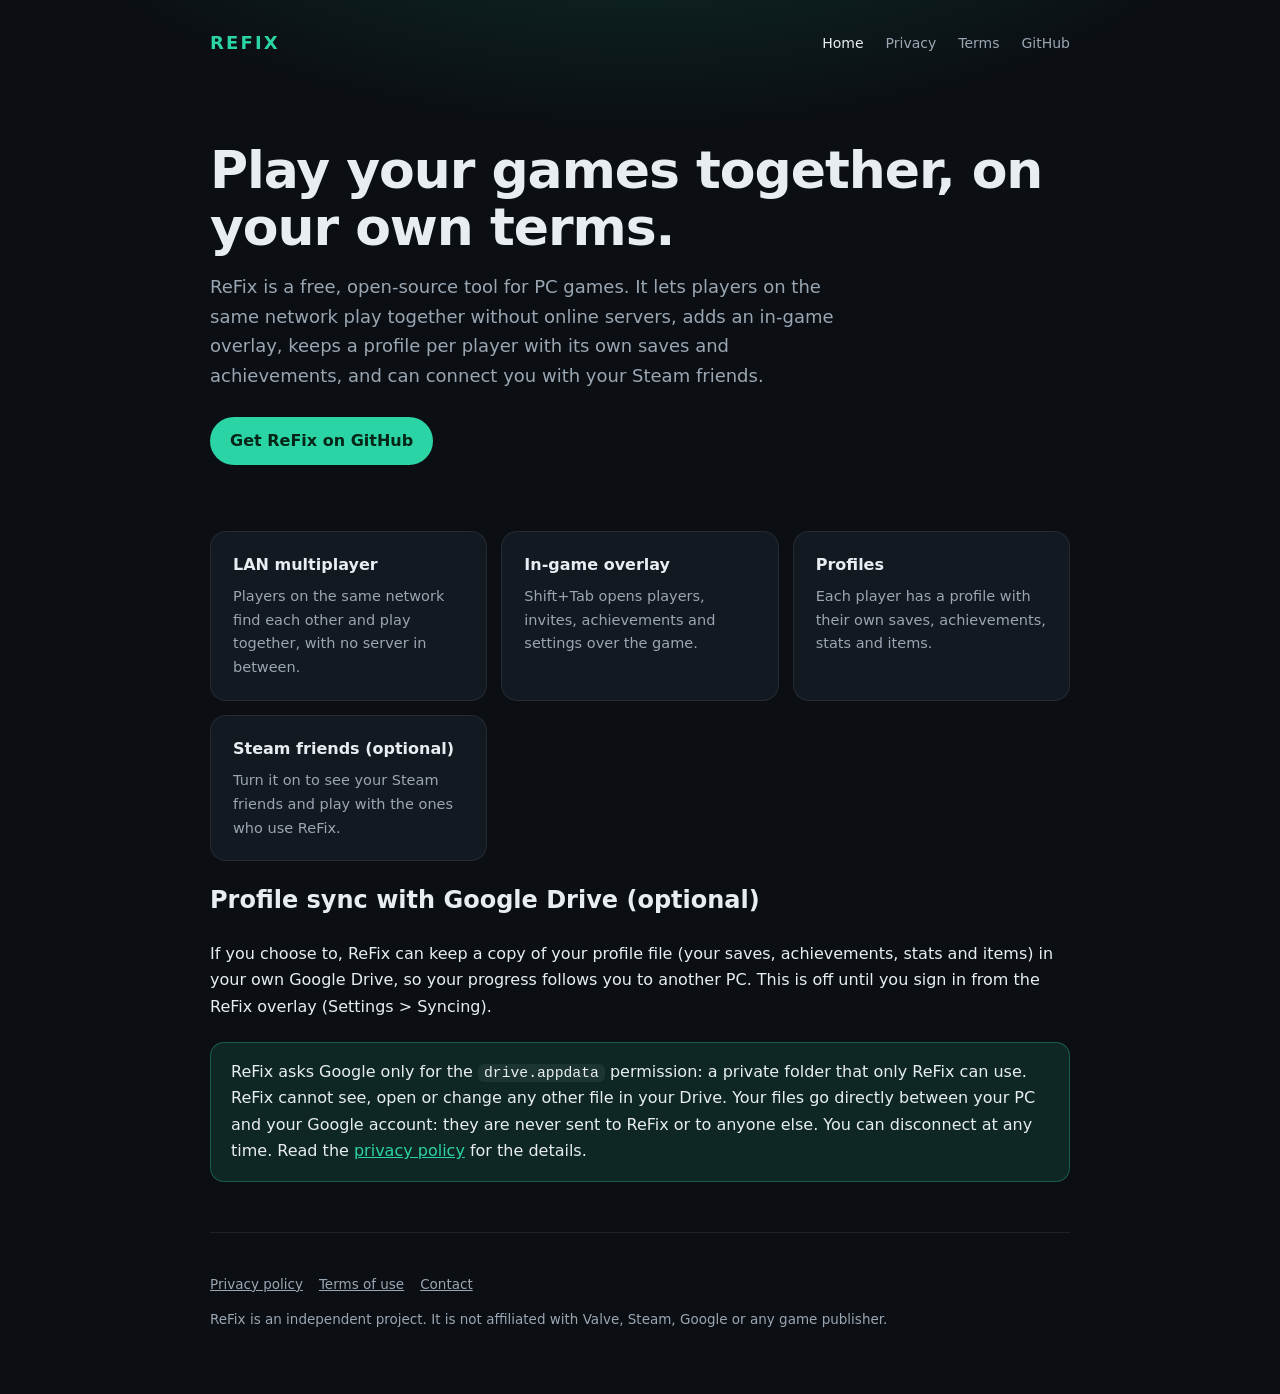
<file: index.html>
<!doctype html>
<html lang="en">
<head>
<meta charset="utf-8">
<meta name="viewport" content="width=device-width, initial-scale=1">
<title>ReFix: play your games together on LAN and with Steam friends</title>
<meta name="description" content="ReFix is a free tool for PC games: LAN multiplayer without servers, an in-game overlay, profiles with their own saves and achievements, and optional profile sync to your own cloud storage.">
<link rel="stylesheet" href="style.css">
</head>
<body>
<header>
  <a class="brand" href="./">REFIX</a>
  <nav><a href="./" aria-current="page">Home</a><a href="privacy.html">Privacy</a><a href="terms.html">Terms</a><a href="https://github.com/Coronitaa/ReFix">GitHub</a></nav>
</header>
<main>
  <section class="hero">
    <h1>Play your games together, on your own terms.</h1>
    <p>ReFix is a free, open-source tool for PC games. It lets players on the same network play together without
      online servers, adds an in-game overlay, keeps a profile per player with its own saves and achievements, and
      can connect you with your Steam friends.</p>
    <a class="cta" href="https://github.com/Coronitaa/ReFix">Get ReFix on GitHub</a>
  </section>

  <div class="grid">
    <div class="card"><h3>LAN multiplayer</h3><p>Players on the same network find each other and play together, with no server in between.</p></div>
    <div class="card"><h3>In-game overlay</h3><p>Shift+Tab opens players, invites, achievements and settings over the game.</p></div>
    <div class="card"><h3>Profiles</h3><p>Each player has a profile with their own saves, achievements, stats and items.</p></div>
    <div class="card"><h3>Steam friends (optional)</h3><p>Turn it on to see your Steam friends and play with the ones who use ReFix.</p></div>
  </div>

  <h2 id="sync">Profile sync with Google Drive (optional)</h2>
  <p>If you choose to, ReFix can keep a copy of your profile file (your saves, achievements, stats and items) in your
    own Google Drive, so your progress follows you to another PC. This is off until you sign in from the ReFix
    overlay (Settings &gt; Syncing).</p>
  <div class="note">
    ReFix asks Google only for the <code>drive.appdata</code> permission: a private folder that only ReFix can use.
    ReFix cannot see, open or change any other file in your Drive. Your files go directly between your PC and your
    Google account: they are never sent to ReFix or to anyone else. You can disconnect at any time.
    Read the <a href="privacy.html">privacy policy</a> for the details.
  </div>
</main>
<footer>
  <a href="privacy.html">Privacy policy</a><a href="terms.html">Terms of use</a><a href="https://github.com/Coronitaa/ReFix/issues">Contact</a>
  <p>ReFix is an independent project. It is not affiliated with Valve, Steam, Google or any game publisher.</p>
</footer>
</body>
</html>
</file>
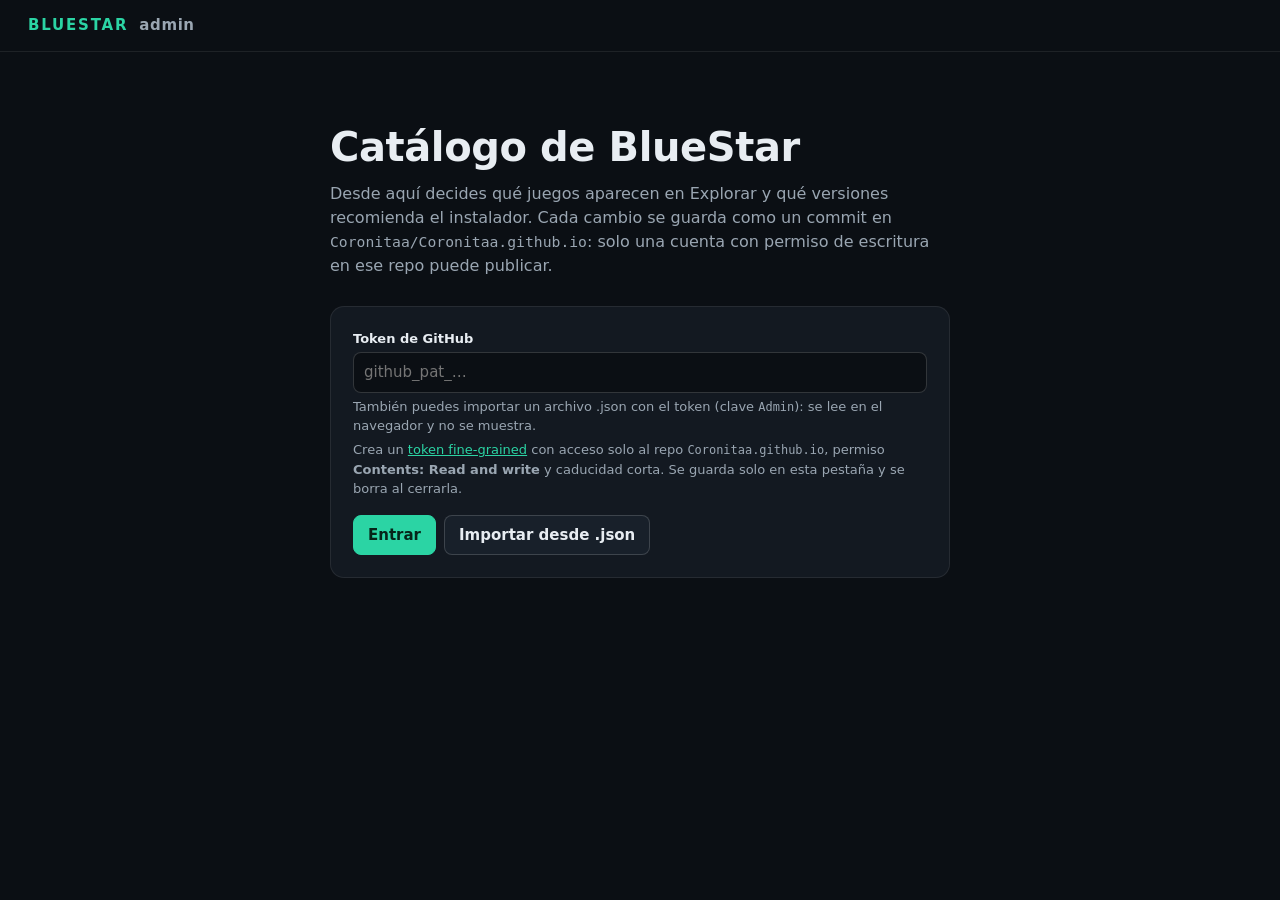
<file: bluestar/admin/index.html>
<!doctype html>
<html lang="es">
<head>
<meta charset="utf-8">
<meta name="viewport" content="width=device-width, initial-scale=1">
<meta http-equiv="Content-Security-Policy" content="default-src 'none'; script-src 'self'; style-src 'self'; img-src 'self' https://shared.steamstatic.com https://cdn.steamstatic.com https://shared.cloudflare.steamstatic.com https://cdn.cloudflare.steamstatic.com https://shared.akamai.steamstatic.com https://cdn.akamai.steamstatic.com https://steamcdn-a.akamaihd.net https://raw.githubusercontent.com https://coronitaa.github.io; connect-src 'self' https://api.github.com https://api.steamcmd.net https://raw.githubusercontent.com; base-uri 'none'; form-action 'none'">
<meta name="referrer" content="no-referrer">
<meta name="robots" content="noindex, nofollow">
<title>BlueStar · Panel de administración</title>
<link rel="stylesheet" href="admin.css">
<script type="module" src="app.js"></script>
</head>
<body>
<header class="top">
  <span class="brand">BLUESTAR <span class="brand-sub">admin</span></span>
  <div id="session" class="session" hidden>
    <span id="session-user"></span>
    <button type="button" id="logout" class="btn btn-quiet">Salir</button>
  </div>
</header>

<main id="login" class="login" hidden>
  <h1>Catálogo de BlueStar</h1>
  <p class="lead">Desde aquí decides qué juegos aparecen en Explorar y qué versiones recomienda el instalador.
    Cada cambio se guarda como un commit en <code>Coronitaa/Coronitaa.github.io</code>: solo una cuenta con permiso de escritura en ese repo puede publicar.</p>
  <form id="login-form" class="login-form" autocomplete="off">
    <label for="token">Token de GitHub</label>
    <input id="token" name="token" type="password" spellcheck="false" autocomplete="off" required
           placeholder="github_pat_…">
    <p class="hint">También puedes importar un archivo .json con el token (clave <code>Admin</code>): se lee en el navegador y no se muestra.</p>
    <p class="hint">Crea un <a href="https://github.com/settings/personal-access-tokens/new" rel="noopener noreferrer" target="_blank">token fine-grained</a>
      con acceso solo al repo <code>Coronitaa.github.io</code>, permiso <b>Contents: Read and write</b> y caducidad corta.
      Se guarda solo en esta pestaña y se borra al cerrarla.</p>
    <p id="login-error" class="error" role="alert" hidden></p>
    <div class="row">
      <button type="submit" class="btn btn-primary">Entrar</button>
      <button type="button" id="token-file-btn" class="btn">Importar desde .json</button>
      <input type="file" id="token-file" accept=".json,application/json" hidden>
      <button type="button" id="local-mode" class="btn btn-quiet" hidden>Probar en local sin GitHub</button>
    </div>
  </form>
</main>

<main id="app" class="app" hidden>
  <aside class="games" aria-label="Juegos del catálogo">
    <form id="add-form" class="add-form" autocomplete="off">
      <label for="add-appid">Añadir juego por AppID de Steam</label>
      <div class="row">
        <input id="add-appid" inputmode="numeric" pattern="[0-9]+" placeholder="4465480" required>
        <button type="submit" class="btn btn-primary">Añadir</button>
      </div>
    </form>
    <div class="seg source" role="radiogroup" aria-label="Lista">
      <button type="button" data-source="catalog" aria-pressed="true">Catálogo del panel</button>
      <button type="button" data-source="explore" aria-pressed="false">Todo Explorar</button>
    </div>
    <div class="list-tools">
      <input id="filter" type="search" placeholder="Buscar por nombre o AppID" aria-label="Buscar juegos">
      <div class="seg" id="show-seg" role="radiogroup" aria-label="Mostrar">
        <button type="button" data-show="all" aria-pressed="true">Todos</button>
        <button type="button" data-show="visible" aria-pressed="false">Visibles</button>
        <button type="button" data-show="hidden" aria-pressed="false">Ocultos</button>
      </div>
    </div>
    <ul id="game-list" class="game-list"></ul>
    <p id="list-empty" class="empty" hidden></p>
  </aside>

  <section id="editor" class="editor" aria-live="polite"></section>
</main>

<div id="publish-bar" class="publish-bar" hidden>
  <span id="pending-text"></span>
  <div class="row">
    <button type="button" id="discard" class="btn btn-quiet">Descartar</button>
    <button type="button" id="review" class="btn btn-primary">Revisar y publicar</button>
  </div>
</div>

<dialog id="publish-dialog" class="dialog">
  <form method="dialog" id="publish-form">
    <h2>Publicar cambios</h2>
    <ul id="publish-summary" class="summary"></ul>
    <ul id="publish-errors" class="error-list" hidden></ul>
    <label for="commit-msg">Mensaje del commit</label>
    <input id="commit-msg" maxlength="120" required>
    <p class="hint">Se publica en GitHub Pages en un par de minutos. BlueStar lo lee al abrirse.</p>
    <p id="publish-status" class="error" role="alert" hidden></p>
    <div class="row end">
      <button type="button" id="publish-cancel" class="btn btn-quiet">Cancelar</button>
      <button type="submit" id="publish-confirm" class="btn btn-primary">Publicar</button>
    </div>
  </form>
</dialog>
<p id="toast" class="toast" role="status" hidden></p>
</body>
</html>
</file>
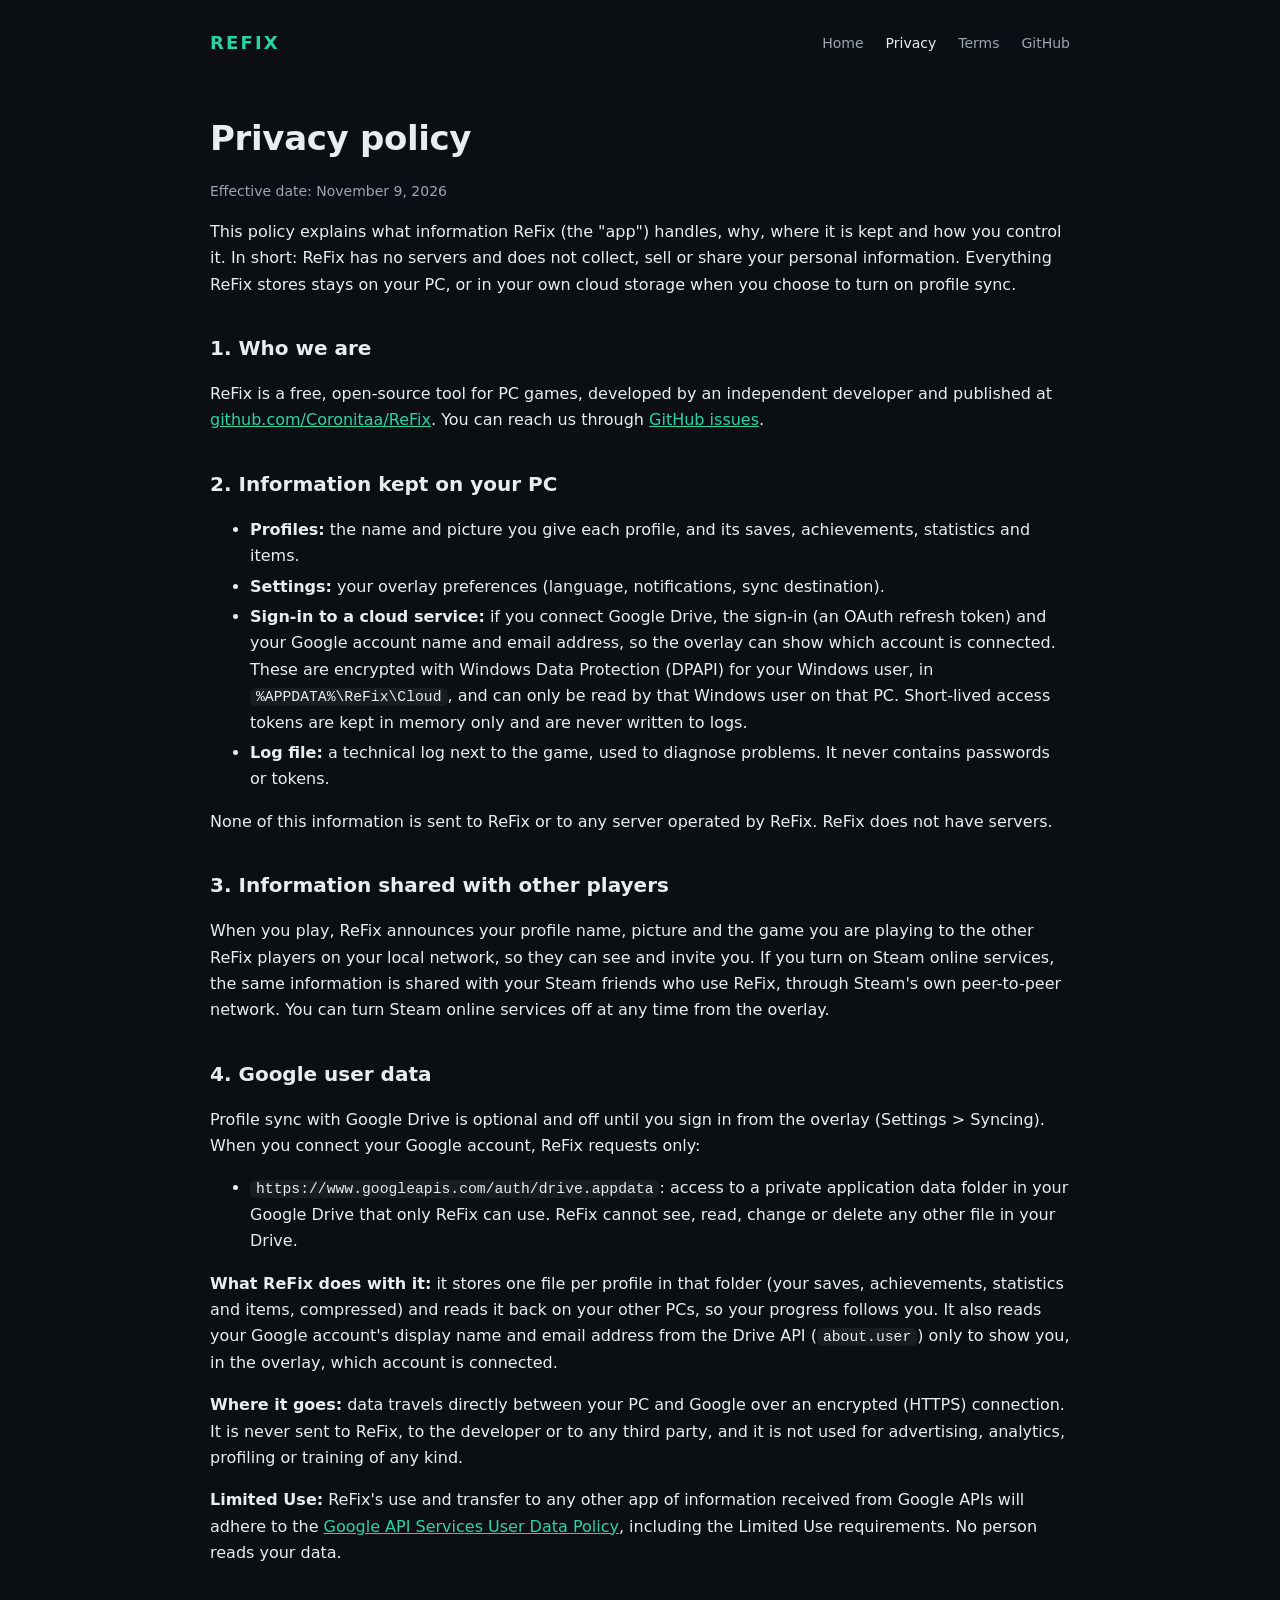
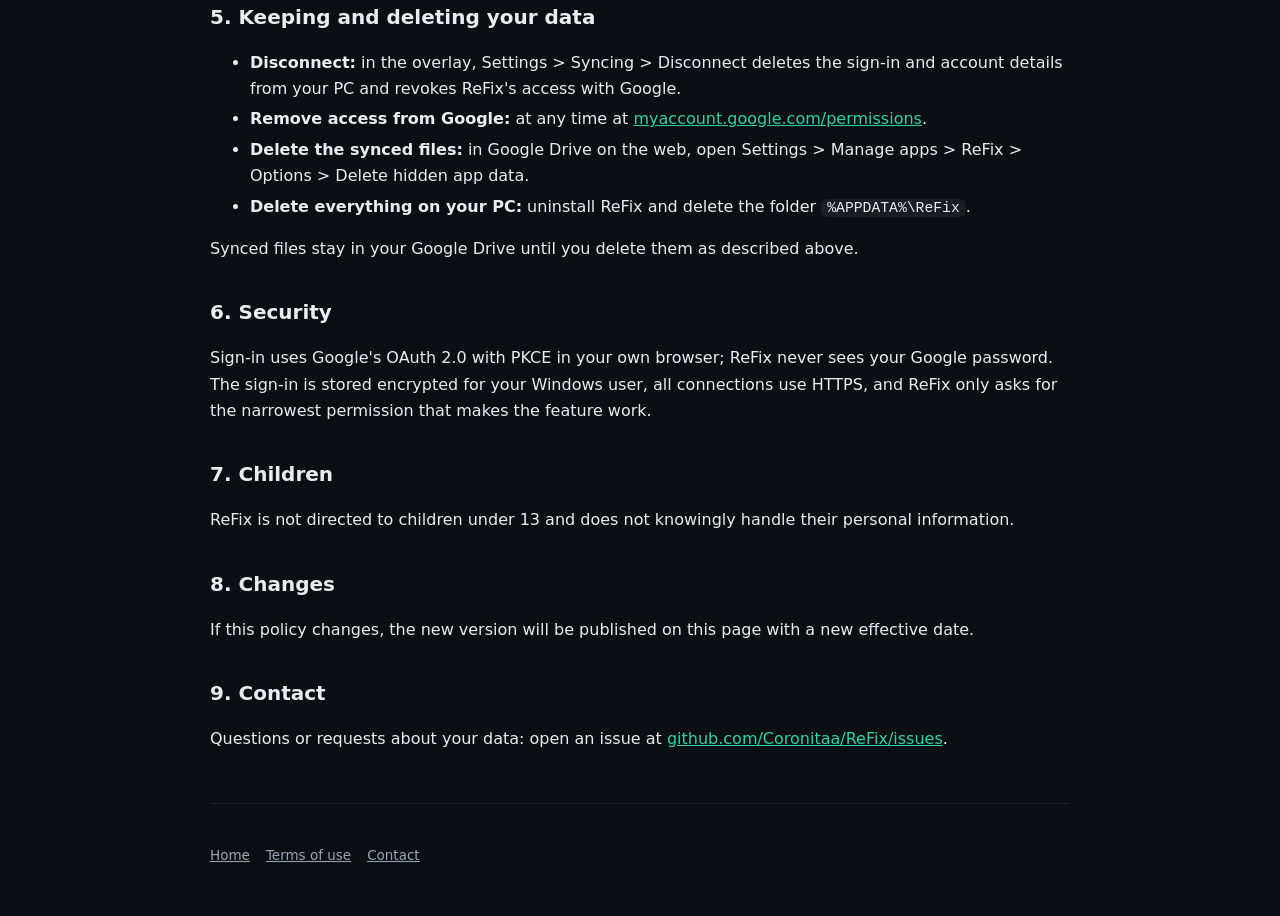
<file: privacy.html>
<!doctype html>
<html lang="en">
<head>
<meta charset="utf-8">
<meta name="viewport" content="width=device-width, initial-scale=1">
<title>Privacy policy · ReFix</title>
<link rel="stylesheet" href="style.css">
</head>
<body>
<header>
  <a class="brand" href="./">REFIX</a>
  <nav><a href="./">Home</a><a href="privacy.html" aria-current="page">Privacy</a><a href="terms.html">Terms</a><a href="https://github.com/Coronitaa/ReFix">GitHub</a></nav>
</header>
<main>
<article>
  <h1>Privacy policy</h1>
  <p class="meta">Effective date: November 9, 2026</p>

  <p>This policy explains what information ReFix (the "app") handles, why, where it is kept and how you control it.
    In short: ReFix has no servers and does not collect, sell or share your personal information. Everything ReFix
    stores stays on your PC, or in your own cloud storage when you choose to turn on profile sync.</p>

  <h2>1. Who we are</h2>
  <p>ReFix is a free, open-source tool for PC games, developed by an independent developer and published at
    <a href="https://github.com/Coronitaa/ReFix">github.com/Coronitaa/ReFix</a>. You can reach us through
    <a href="https://github.com/Coronitaa/ReFix/issues">GitHub issues</a>.</p>

  <h2>2. Information kept on your PC</h2>
  <ul>
    <li><b>Profiles:</b> the name and picture you give each profile, and its saves, achievements, statistics and items.</li>
    <li><b>Settings:</b> your overlay preferences (language, notifications, sync destination).</li>
    <li><b>Sign-in to a cloud service:</b> if you connect Google Drive, the sign-in (an OAuth refresh token) and your
      Google account name and email address, so the overlay can show which account is connected. These are encrypted
      with Windows Data Protection (DPAPI) for your Windows user, in <code>%APPDATA%\ReFix\Cloud</code>, and can only be
      read by that Windows user on that PC. Short-lived access tokens are kept in memory only and are never written to logs.</li>
    <li><b>Log file:</b> a technical log next to the game, used to diagnose problems. It never contains passwords or tokens.</li>
  </ul>
  <p>None of this information is sent to ReFix or to any server operated by ReFix. ReFix does not have servers.</p>

  <h2>3. Information shared with other players</h2>
  <p>When you play, ReFix announces your profile name, picture and the game you are playing to the other ReFix players
    on your local network, so they can see and invite you. If you turn on Steam online services, the same information
    is shared with your Steam friends who use ReFix, through Steam's own peer-to-peer network. You can turn Steam online
    services off at any time from the overlay.</p>

  <h2>4. Google user data</h2>
  <p>Profile sync with Google Drive is optional and off until you sign in from the overlay (Settings &gt; Syncing).
    When you connect your Google account, ReFix requests only:</p>
  <ul>
    <li><code>https://www.googleapis.com/auth/drive.appdata</code>: access to a private application data folder in your
      Google Drive that only ReFix can use. ReFix cannot see, read, change or delete any other file in your Drive.</li>
  </ul>
  <p><b>What ReFix does with it:</b> it stores one file per profile in that folder (your saves, achievements, statistics
    and items, compressed) and reads it back on your other PCs, so your progress follows you. It also reads your Google
    account's display name and email address from the Drive API (<code>about.user</code>) only to show you, in the
    overlay, which account is connected.</p>
  <p><b>Where it goes:</b> data travels directly between your PC and Google over an encrypted (HTTPS) connection. It is
    never sent to ReFix, to the developer or to any third party, and it is not used for advertising, analytics, profiling
    or training of any kind.</p>
  <p><b>Limited Use:</b> ReFix's use and transfer to any other app of information received from Google APIs will adhere to
    the <a href="https://developers.google.com/terms/api-services-user-data-policy">Google API Services User Data Policy</a>,
    including the Limited Use requirements. No person reads your data.</p>

  <h2>5. Keeping and deleting your data</h2>
  <ul>
    <li><b>Disconnect:</b> in the overlay, Settings &gt; Syncing &gt; Disconnect deletes the sign-in and account details from
      your PC and revokes ReFix's access with Google.</li>
    <li><b>Remove access from Google:</b> at any time at <a href="https://myaccount.google.com/permissions">myaccount.google.com/permissions</a>.</li>
    <li><b>Delete the synced files:</b> in Google Drive on the web, open Settings &gt; Manage apps &gt; ReFix &gt; Options &gt;
      Delete hidden app data.</li>
    <li><b>Delete everything on your PC:</b> uninstall ReFix and delete the folder <code>%APPDATA%\ReFix</code>.</li>
  </ul>
  <p>Synced files stay in your Google Drive until you delete them as described above.</p>

  <h2>6. Security</h2>
  <p>Sign-in uses Google's OAuth 2.0 with PKCE in your own browser; ReFix never sees your Google password. The sign-in is
    stored encrypted for your Windows user, all connections use HTTPS, and ReFix only asks for the narrowest permission
    that makes the feature work.</p>

  <h2>7. Children</h2>
  <p>ReFix is not directed to children under 13 and does not knowingly handle their personal information.</p>

  <h2>8. Changes</h2>
  <p>If this policy changes, the new version will be published on this page with a new effective date.</p>

  <h2>9. Contact</h2>
  <p>Questions or requests about your data: open an issue at
    <a href="https://github.com/Coronitaa/ReFix/issues">github.com/Coronitaa/ReFix/issues</a>.</p>
</article>
</main>
<footer>
  <a href="./">Home</a><a href="terms.html">Terms of use</a><a href="https://github.com/Coronitaa/ReFix/issues">Contact</a>
</footer>
</body>
</html>
</file>
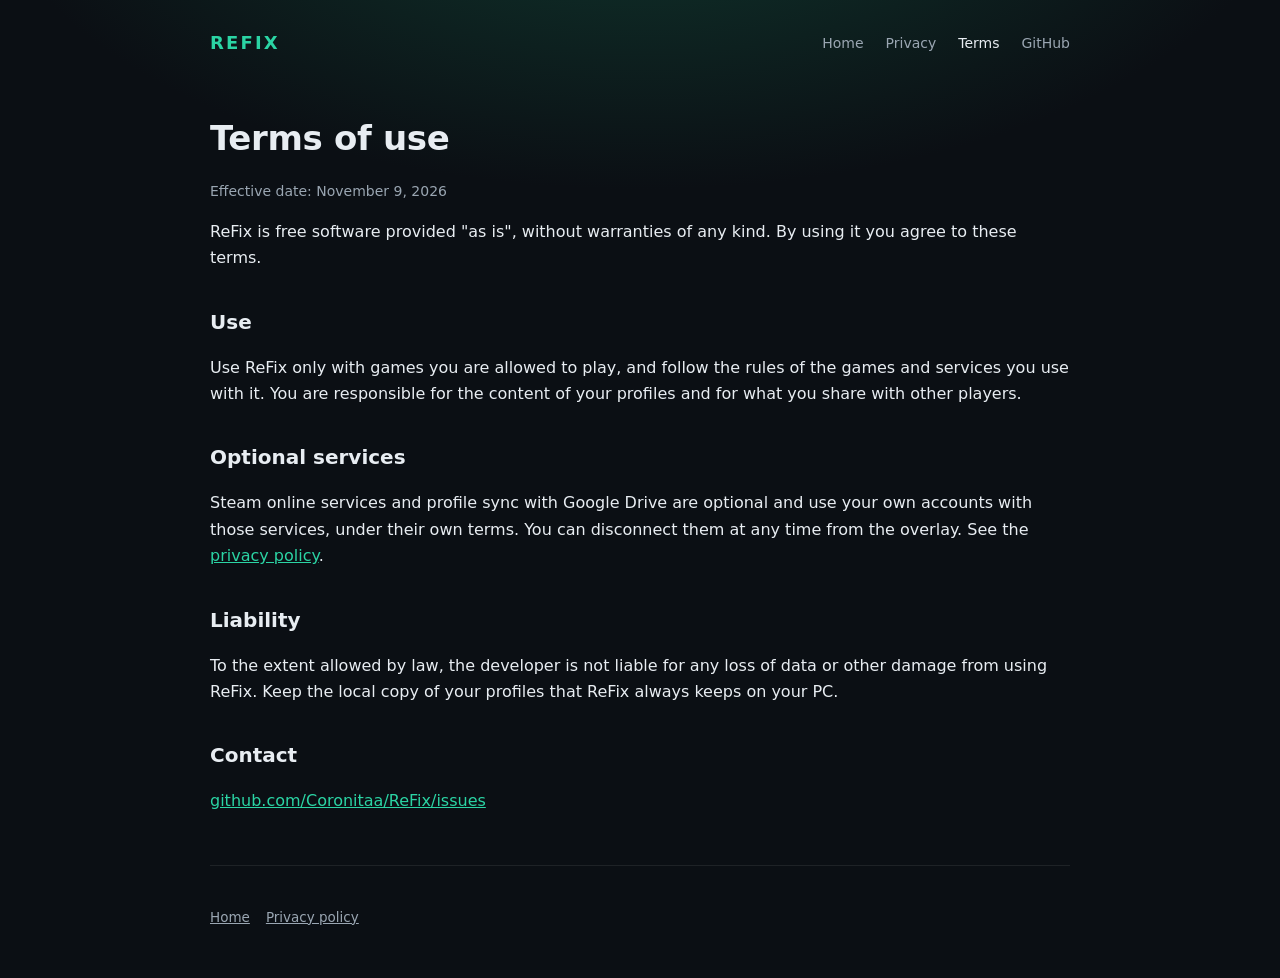
<file: terms.html>
<!doctype html>
<html lang="en">
<head>
<meta charset="utf-8">
<meta name="viewport" content="width=device-width, initial-scale=1">
<title>Terms of use · ReFix</title>
<link rel="stylesheet" href="style.css">
</head>
<body>
<header>
  <a class="brand" href="./">REFIX</a>
  <nav><a href="./">Home</a><a href="privacy.html">Privacy</a><a href="terms.html" aria-current="page">Terms</a><a href="https://github.com/Coronitaa/ReFix">GitHub</a></nav>
</header>
<main>
<article>
  <h1>Terms of use</h1>
  <p class="meta">Effective date: November 9, 2026</p>
  <p>ReFix is free software provided "as is", without warranties of any kind. By using it you agree to these terms.</p>
  <h2>Use</h2>
  <p>Use ReFix only with games you are allowed to play, and follow the rules of the games and services you use with it.
    You are responsible for the content of your profiles and for what you share with other players.</p>
  <h2>Optional services</h2>
  <p>Steam online services and profile sync with Google Drive are optional and use your own accounts with those services,
    under their own terms. You can disconnect them at any time from the overlay. See the <a href="privacy.html">privacy policy</a>.</p>
  <h2>Liability</h2>
  <p>To the extent allowed by law, the developer is not liable for any loss of data or other damage from using ReFix.
    Keep the local copy of your profiles that ReFix always keeps on your PC.</p>
  <h2>Contact</h2>
  <p><a href="https://github.com/Coronitaa/ReFix/issues">github.com/Coronitaa/ReFix/issues</a></p>
</article>
</main>
<footer>
  <a href="./">Home</a><a href="privacy.html">Privacy policy</a>
</footer>
</body>
</html>
</file>
<file: style.css>
:root {
  color-scheme: dark;
  --bg: #0b0f14;
  --panel: #131921;
  --line: rgba(255, 255, 255, 0.08);
  --text: #e8edf2;
  --muted: #9aa6b2;
  --accent: #2bd4a4;
  --accent-soft: rgba(43, 212, 164, 0.12);
}
* { box-sizing: border-box; }
body {
  margin: 0;
  background: radial-gradient(1100px 560px at 50% -15%, #10392f 0, var(--bg) 60%) var(--bg);
  color: var(--text);
  font: 16px/1.65 "Segoe UI", system-ui, -apple-system, sans-serif;
}
a { color: var(--accent); }
header, main, footer { width: min(860px, 92vw); margin: 0 auto; }
header { display: flex; align-items: center; justify-content: space-between; padding: 28px 0; }
.brand { font-weight: 800; letter-spacing: 0.12em; color: var(--accent); text-decoration: none; font-size: 18px; }
nav a { color: var(--muted); text-decoration: none; margin-left: 22px; font-size: 14px; }
nav a:hover, nav a[aria-current] { color: var(--text); }
.hero { padding: 56px 0 36px; }
.hero h1 { font-size: clamp(34px, 5vw, 52px); line-height: 1.1; letter-spacing: -0.02em; margin: 0 0 16px; }
.hero p { color: var(--muted); font-size: 18px; max-width: 640px; margin: 0; }
.cta { display: inline-block; margin-top: 26px; padding: 11px 20px; border-radius: 999px; background: var(--accent);
       color: #062519; font-weight: 600; text-decoration: none; }
.grid { display: grid; grid-template-columns: repeat(auto-fit, minmax(240px, 1fr)); gap: 14px; margin: 30px 0 10px; }
.card { background: var(--panel); border: 1px solid var(--line); border-radius: 16px; padding: 20px 22px; }
.card h3 { margin: 0 0 6px; font-size: 16px; }
.card p { margin: 0; color: var(--muted); font-size: 14.5px; }
.note { background: var(--accent-soft); border: 1px solid rgba(43, 212, 164, 0.3); border-radius: 14px; padding: 16px 20px; margin: 22px 0; }
article h1 { font-size: 34px; letter-spacing: -0.01em; margin: 24px 0 4px; }
article h2 { font-size: 20px; margin: 34px 0 8px; }
article .meta { color: var(--muted); font-size: 14px; }
article li { margin: 4px 0; }
code { background: rgba(255, 255, 255, 0.06); padding: 1px 6px; border-radius: 6px; font-size: 0.92em; }
footer { padding: 40px 0 50px; color: var(--muted); font-size: 13.5px; border-top: 1px solid var(--line); margin-top: 50px; }
footer a { color: var(--muted); margin-right: 16px; }
</file>
<file: bluestar/admin/admin.css>
/* Same palette and type as the ReFix site this panel lives on; the teal accent is kept for the one
   action that publishes, and for the current selection. */
:root {
  color-scheme: dark;
  --bg: #0b0f14;
  --panel: #131921;
  --panel-2: #18202a;
  --line: rgba(255, 255, 255, 0.08);
  --line-strong: rgba(255, 255, 255, 0.16);
  --text: #e8edf2;
  --muted: #9aa6b2;
  --accent: #2bd4a4;
  --accent-ink: #062519;
  --accent-soft: rgba(43, 212, 164, 0.12);
  --danger: #ff7b72;
  --warn-soft: rgba(255, 196, 87, 0.14);
  --radius: 10px;
  --mono: ui-monospace, "Cascadia Mono", Consolas, monospace;
}
* { box-sizing: border-box; }
[hidden] { display: none !important; }
body {
  margin: 0;
  background: var(--bg);
  color: var(--text);
  font: 15px/1.5 "Segoe UI", system-ui, -apple-system, sans-serif;
  padding-bottom: 76px;
}
a { color: var(--accent); }
code, .mono { font-family: var(--mono); font-size: 0.92em; }
h1 { font-size: clamp(28px, 4vw, 40px); line-height: 1.15; margin: 0 0 12px; letter-spacing: -0.01em; }
h2 { font-size: 18px; margin: 0; }
h3 { font-size: 13px; color: var(--muted); font-weight: 600; margin: 22px 0 8px; }
.hint { color: var(--muted); font-size: 13px; margin: 4px 0 0; }
.empty { color: var(--muted); font-size: 14px; margin: 6px 0; }
.error { color: var(--danger); margin: 8px 0 0; }
.row { display: flex; gap: 8px; align-items: center; flex-wrap: wrap; }
.row.end { justify-content: flex-end; }

/* Controls */
input, textarea, select {
  width: 100%;
  background: var(--bg);
  color: var(--text);
  border: 1px solid var(--line-strong);
  border-radius: 8px;
  padding: 8px 10px;
  font: inherit;
}
textarea { resize: vertical; }
input:focus-visible, textarea:focus-visible, select:focus-visible, button:focus-visible, a:focus-visible {
  outline: 2px solid var(--accent);
  outline-offset: 1px;
}
label { display: block; font-size: 13px; font-weight: 600; margin-bottom: 4px; }
.btn {
  background: var(--panel-2);
  color: var(--text);
  border: 1px solid var(--line-strong);
  border-radius: 8px;
  padding: 8px 14px;
  font: inherit;
  font-weight: 600;
  cursor: pointer;
  white-space: nowrap;
}
.btn:hover { border-color: var(--muted); }
.btn:active { transform: translateY(1px); }
.btn:disabled { opacity: 0.45; cursor: not-allowed; transform: none; }
.btn-primary { background: var(--accent); color: var(--accent-ink); border-color: var(--accent); }
.btn-primary:hover { background: #45e0b5; border-color: #45e0b5; }
.btn-quiet { background: transparent; border-color: transparent; color: var(--muted); padding: 6px 10px; }
.btn-quiet:hover { color: var(--text); border-color: var(--line-strong); }
.btn-danger { background: transparent; border-color: rgba(255, 123, 114, 0.5); color: var(--danger); }
.danger-text { color: var(--danger); }

/* Header */
.top {
  display: flex; align-items: center; justify-content: space-between;
  padding: 14px clamp(14px, 3vw, 28px);
  border-bottom: 1px solid var(--line);
}
.brand { font-weight: 800; letter-spacing: 0.12em; color: var(--accent); }
.brand-sub { color: var(--muted); font-weight: 600; letter-spacing: 0.04em; margin-left: 4px; }
.session { display: flex; align-items: center; gap: 10px; color: var(--muted); font-size: 14px; }

/* Login */
.login { width: min(620px, 92vw); margin: 8vh auto 0; }
.lead { color: var(--muted); font-size: 16px; margin: 0 0 28px; }
.login-form { background: var(--panel); border: 1px solid var(--line); border-radius: 14px; padding: 22px; }
.login-form .row { margin-top: 16px; }

/* Layout: list and editor side by side, stacked on narrow screens */
.app {
  display: grid;
  grid-template-columns: minmax(280px, 340px) 1fr;
  min-height: calc(100vh - 60px);
}
.games { border-right: 1px solid var(--line); padding: 18px 16px; }
.editor { padding: 22px clamp(16px, 3vw, 36px) 40px; max-width: 1000px; }
.back { display: none; margin-bottom: 8px; }

.add-form { margin-bottom: 18px; }
.add-form .row { flex-wrap: nowrap; }
.list-tools { display: grid; gap: 8px; margin-bottom: 10px; }
.seg { display: flex; border: 1px solid var(--line-strong); border-radius: 8px; overflow: hidden; }
.seg button {
  flex: 1; background: transparent; color: var(--muted); border: 0; padding: 6px; font: inherit; font-size: 13px; cursor: pointer;
}
.seg button[aria-pressed="true"] { background: var(--panel-2); color: var(--text); }

.game-list { list-style: none; margin: 0; padding: 0; display: grid; gap: 2px; }
.game-item {
  width: 100%; display: flex; gap: 10px; align-items: center; text-align: left;
  background: transparent; border: 1px solid transparent; border-radius: var(--radius);
  padding: 6px; color: inherit; font: inherit; cursor: pointer;
}
.game-item:hover { background: var(--panel); }
.game-item[aria-current="true"] { background: var(--accent-soft); border-color: rgba(43, 212, 164, 0.35); }
.game-item img { width: 92px; height: 43px; object-fit: cover; border-radius: 5px; background: var(--panel-2); flex: none; }
.game-meta { display: grid; min-width: 0; flex: 1; }
.game-name { font-weight: 600; white-space: nowrap; overflow: hidden; text-overflow: ellipsis; }
.game-sub { color: var(--muted); font-size: 12.5px; font-family: var(--mono); }
.tag { font-size: 11.5px; font-weight: 700; border-radius: 5px; padding: 1px 6px; flex: none; }
.tag-hidden { background: var(--warn-soft); color: #ffc457; }

/* Editor */
.editor-empty { color: var(--muted); padding-top: 12vh; max-width: 420px; }
.editor-empty h2 { color: var(--text); margin-bottom: 6px; }
.editor-head { display: grid; grid-template-columns: minmax(0, 300px) 1fr; gap: 20px; align-items: start; margin-bottom: 22px; }
.header-preview { width: 100%; height: auto; aspect-ratio: 460 / 215; object-fit: cover; border-radius: var(--radius); background: var(--panel-2); }
.appid { margin: 0 0 12px; color: var(--muted); font-family: var(--mono); }
.switch { display: flex; align-items: center; gap: 10px; font-size: 15px; cursor: pointer; margin: 0; }
.switch input { width: 18px; height: 18px; accent-color: var(--accent); }

.grid { display: grid; grid-template-columns: repeat(auto-fit, minmax(220px, 1fr)); gap: 12px 16px; }
.field.wide { grid-column: 1 / -1; }
.field.end { display: flex; align-items: end; }
.section-head { display: flex; justify-content: space-between; align-items: center; margin: 34px 0 12px; }

.presets { display: grid; gap: 16px; }
.preset { background: var(--panel); border: 1px solid var(--line); border-radius: 14px; padding: 16px 18px 18px; }
.preset:first-child { border-color: rgba(43, 212, 164, 0.35); }
.preset-head { display: flex; justify-content: space-between; align-items: center; margin-bottom: 10px; }
.preset-num { font-size: 13px; font-weight: 700; color: var(--muted); }
.preset:first-child .preset-num { color: var(--accent); }
.preset .field + .field { margin-top: 0; }
.preset > .field { margin-top: 18px; }

.pairs { display: grid; gap: 6px; justify-items: start; }
.pair { display: grid; grid-template-columns: 1fr 1.6fr auto; gap: 6px; width: 100%; }
.mods { display: grid; gap: 10px; justify-items: start; }
.mod { width: 100%; padding: 10px 0; border-top: 1px solid var(--line); }
.danger-zone { margin-top: 40px; padding-top: 18px; border-top: 1px solid var(--line); }

/* Publish bar: the one place the accent fills a button */
.publish-bar {
  position: fixed; left: 0; right: 0; bottom: 0;
  display: flex; justify-content: space-between; align-items: center; gap: 12px; flex-wrap: wrap;
  padding: 12px clamp(14px, 3vw, 28px);
  background: var(--panel); border-top: 1px solid var(--line-strong);
  box-shadow: 0 -8px 24px rgba(0, 0, 0, 0.35);
}

.dialog {
  width: min(560px, 94vw); background: var(--panel); color: var(--text);
  border: 1px solid var(--line-strong); border-radius: 14px; padding: 22px;
}
.dialog::backdrop { background: rgba(0, 0, 0, 0.6); }
.dialog h2 { margin-bottom: 12px; }
.summary, .error-list { margin: 0 0 16px; padding-left: 18px; }
.error-list { color: var(--danger); }
.toast {
  position: fixed; bottom: 84px; left: 50%; transform: translateX(-50%);
  background: var(--panel-2); border: 1px solid var(--line-strong); border-radius: 8px;
  padding: 10px 16px; margin: 0; max-width: 92vw;
}

@media (max-width: 860px) {
  .app { grid-template-columns: 1fr; }
  .games { border-right: 0; }
  body.editing .games { display: none; }
  body:not(.editing) .editor { display: none; }
  .back { display: inline-block; }
  .editor-head { grid-template-columns: 1fr; }
  .pair { grid-template-columns: 1fr; }
}
@media (prefers-reduced-motion: reduce) {
  .btn:active { transform: none; }
}
/* A header that failed to load (src removed by app.js) keeps its space but not the broken-image glyph. */
img:not([src]) { visibility: hidden; }

/* Tags, builds and the whole-Explore search */
.seg.source { margin-bottom: 12px; }
.chips { display: flex; flex-wrap: wrap; gap: 6px; margin-bottom: 8px; }
.chip { display: inline-flex; align-items: center; gap: 4px; background: var(--panel-2); border: 1px solid var(--line-strong); border-radius: 6px; padding: 2px 4px 2px 8px; font-size: 13px; }
.chip-x { background: transparent; border: 0; color: var(--muted); cursor: pointer; font-size: 15px; line-height: 1; padding: 2px 4px; }
.chip-x:hover { color: var(--danger); }
.builds { display: grid; gap: 8px; justify-items: start; }
.build-list, .game-list { list-style: none; margin: 0; padding: 0; }
.build-list { display: grid; gap: 4px; width: 100%; }
.build-row, .explore-row { display: flex; align-items: center; gap: 8px; padding: 6px 4px; border-bottom: 1px solid var(--line); }
.build-row .game-meta, .explore-row .game-meta { flex: 1; }
.by-date { flex-wrap: wrap; align-items: center; gap: 8px; margin: 10px 0 4px; }
.by-date label { width: 100%; margin: 0; }
.by-date input, .by-date select { width: auto; }
.refix-mod-list { display: grid; gap: 6px; margin: 6px 0 4px 28px; }
</file>
